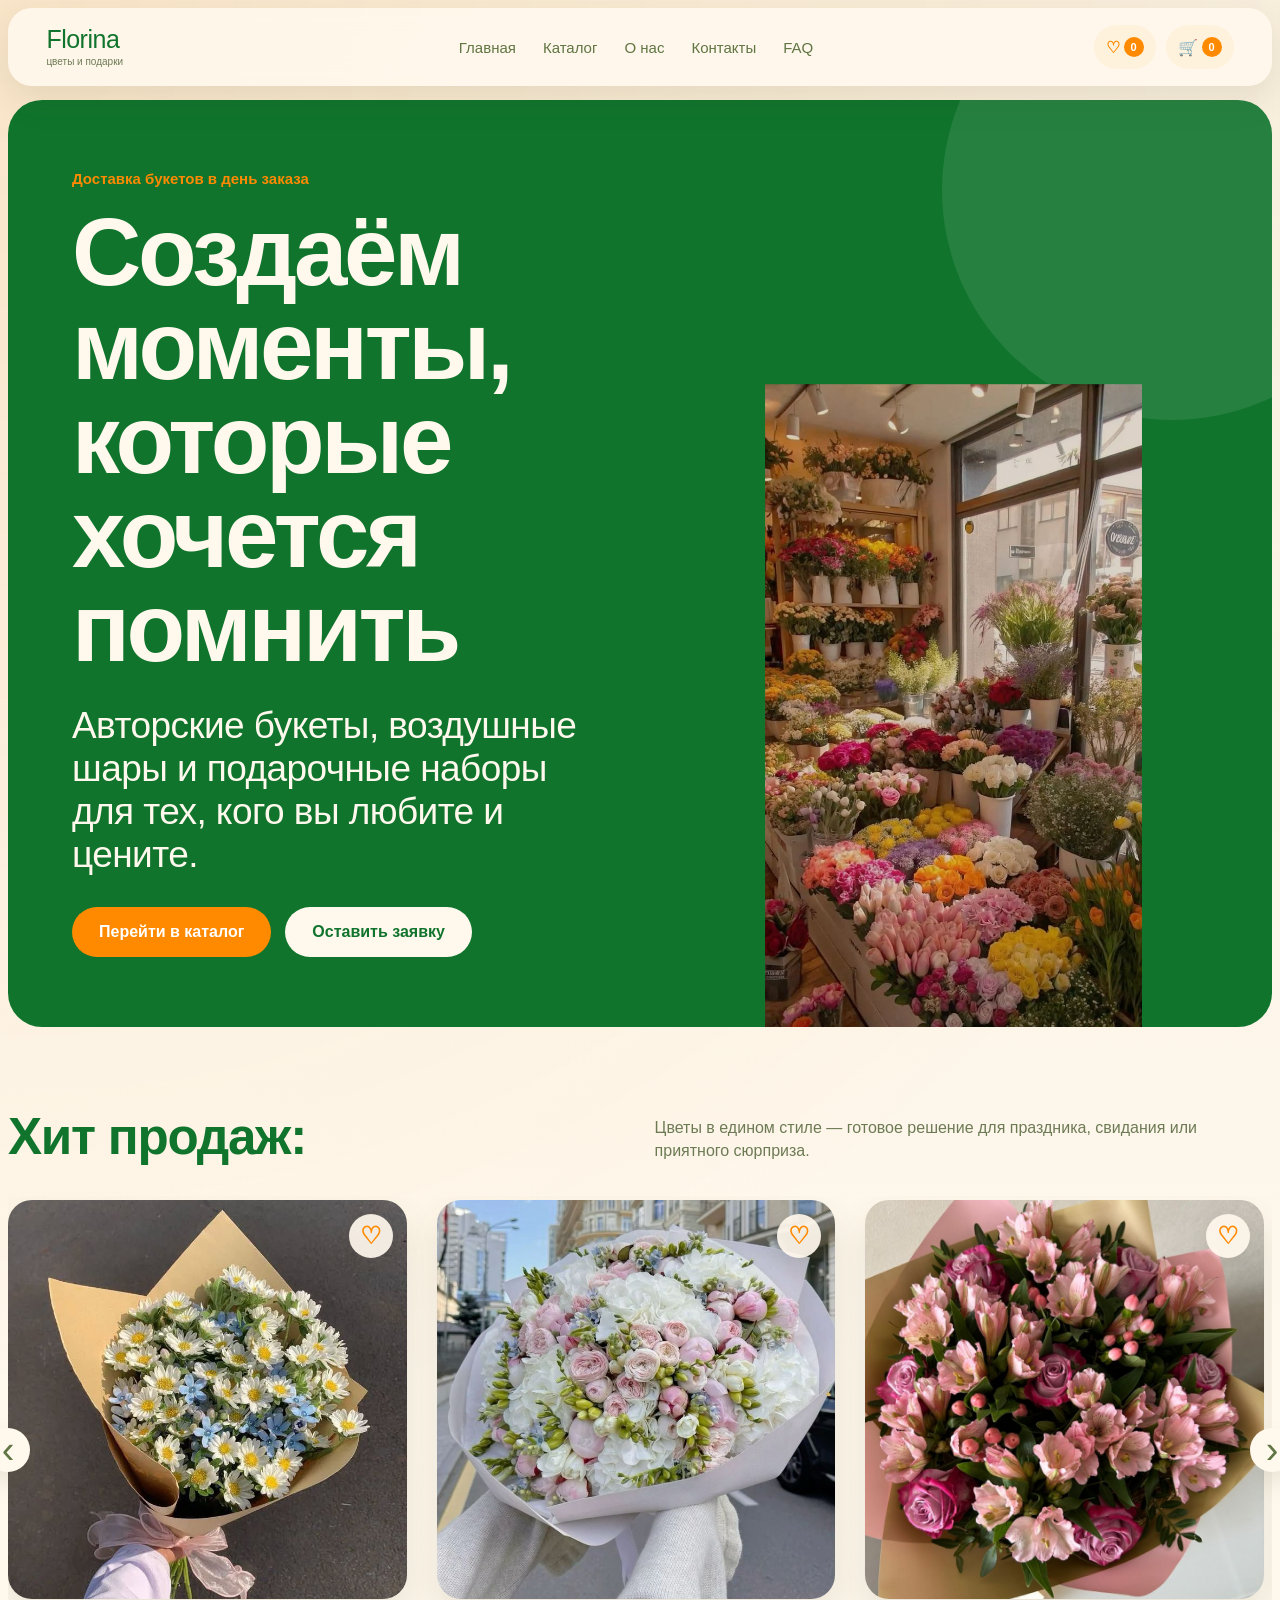
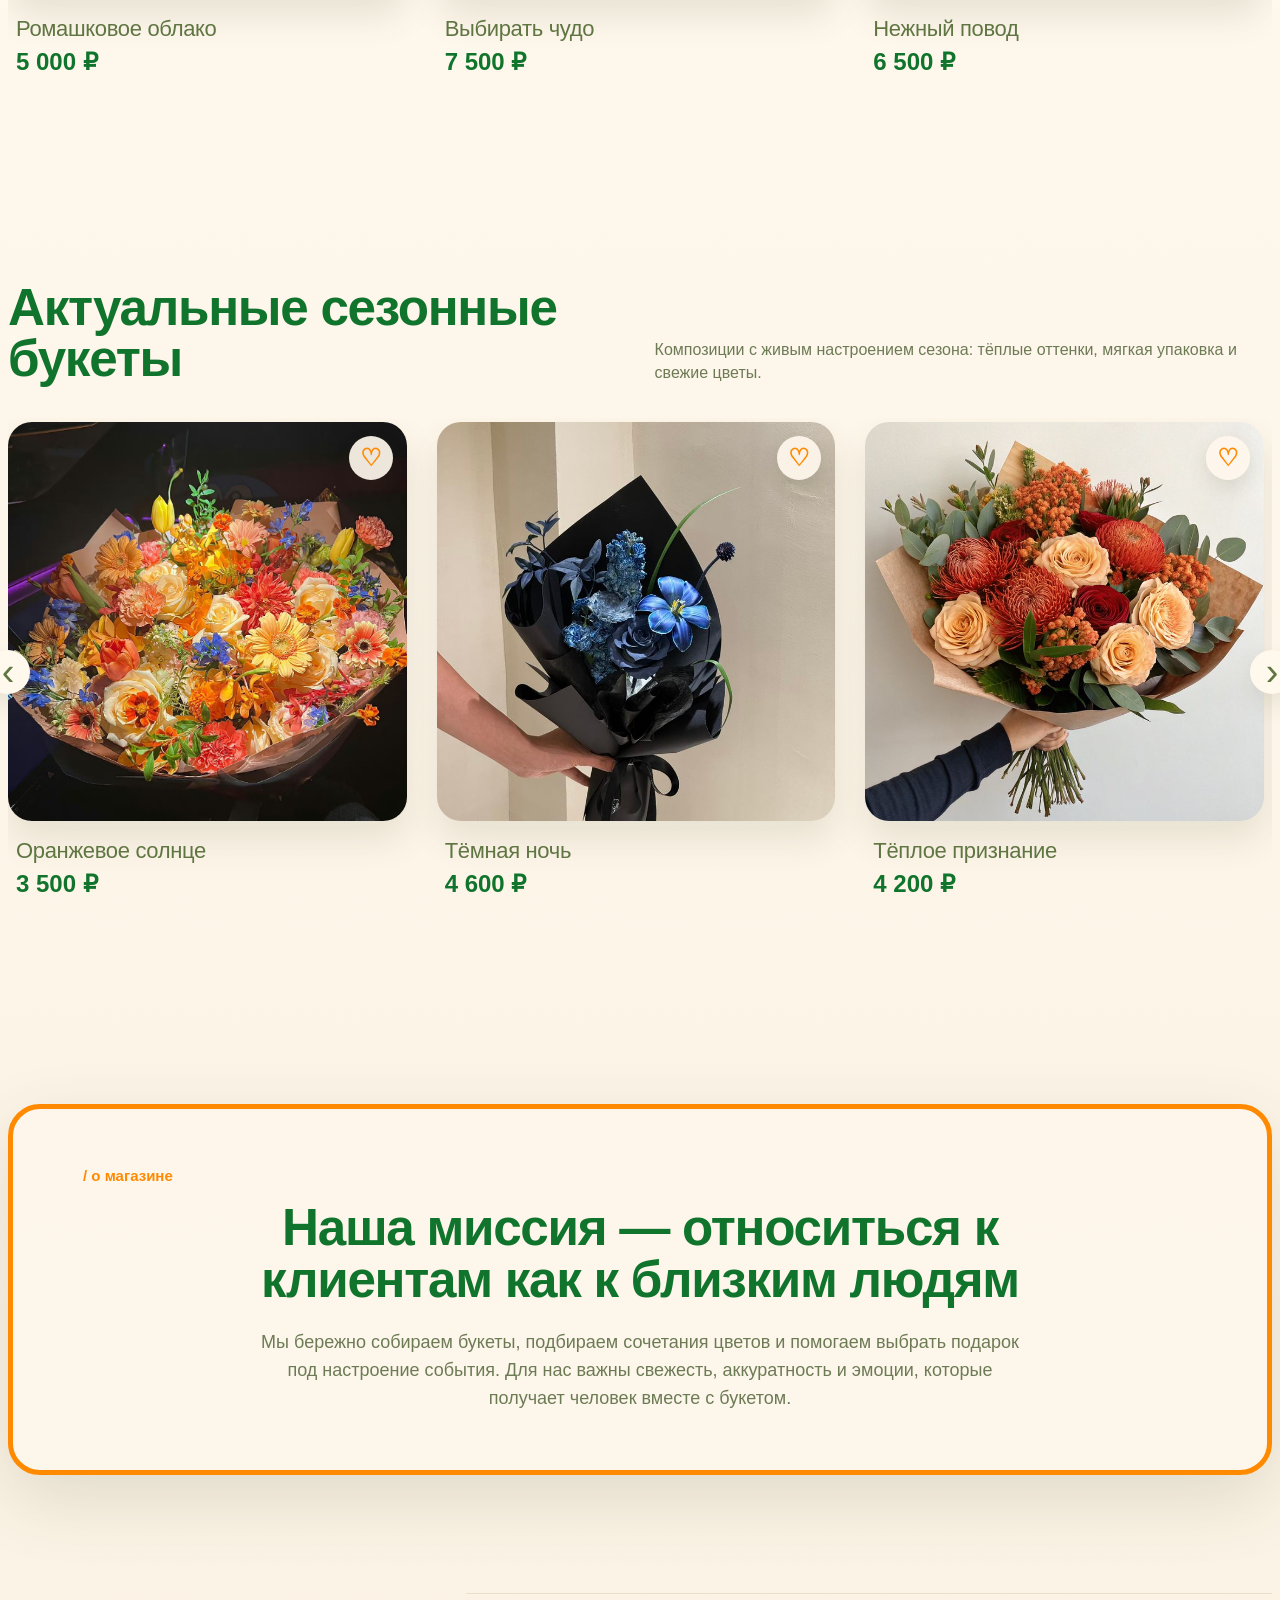
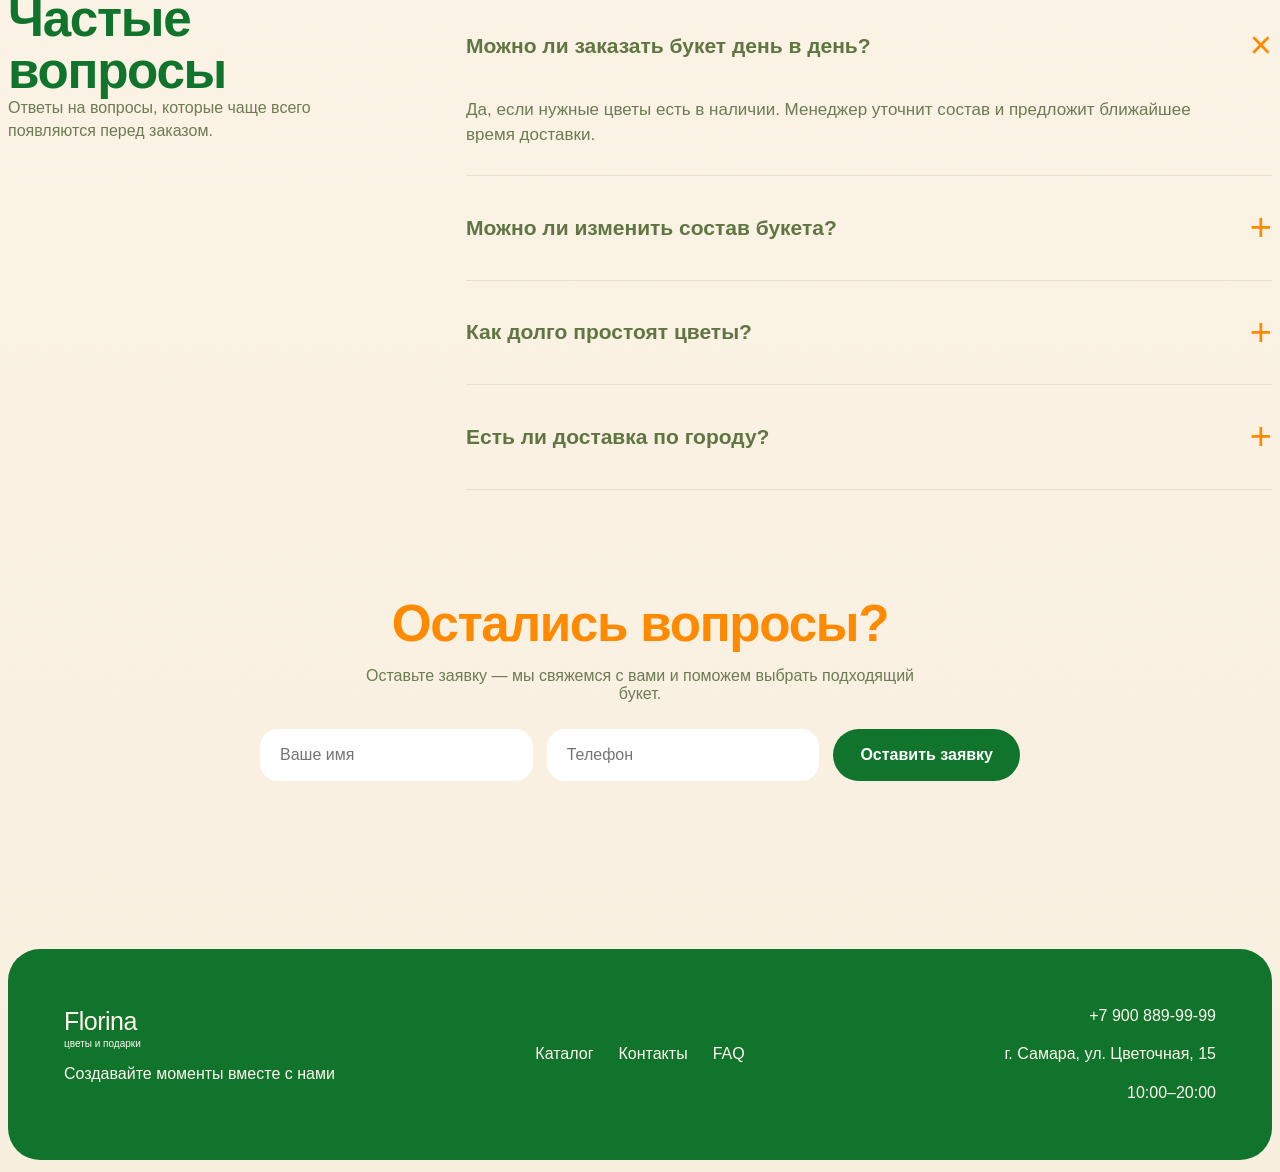
<file: flower/flower-shop/index.html>
<!DOCTYPE html>
<html lang="ru">
<head>
  <meta charset="UTF-8" />
  <meta name="viewport" content="width=device-width, initial-scale=1.0" />
  <title>Florina — цветочный магазин</title>
  <link rel="stylesheet" href="css/style.css" />
</head>
<body>
  <header class="header">
    <div class="container header__inner">
      <a href="index.html" class="logo">
        <span class="logo__main">Florina</span>
        <span class="logo__sub">цветы и подарки</span>
      </a>

      <nav class="nav" id="nav">
        <a href="index.html">Главная</a>
        <a href="catalog.html">Каталог</a>
        <a href="#about">О нас</a>
        <a href="contacts.html">Контакты</a>
        <a href="#faq">FAQ</a>
      </nav>

      <div class="header__actions">
        <button class="icon-btn" id="favoriteBtn" aria-label="Избранное">♡ <span id="favoriteCount">0</span></button>
        <a class="icon-btn" href="cart.html" aria-label="Корзина">🛒 <span id="cartCount">0</span></a>
        <button class="burger" id="burger" aria-label="Открыть меню">
          <span></span><span></span><span></span>
        </button>
      </div>
    </div>
  </header>

  <main>
    <section class="hero container">
      <div class="hero__content">
        <p class="eyebrow">Доставка букетов в день заказа</p>
        <h1>Создаём моменты, которые хочется помнить</h1>
        <p class="hero__text">Авторские букеты, воздушные шары и подарочные наборы для тех, кого вы любите и цените.</p>
        <div class="hero__buttons">
          <a class="btn btn--orange" href="catalog.html">Перейти в каталог</a>
          <a class="btn btn--light" href="#callback">Оставить заявку</a>
        </div>
      </div>
      <div class="hero__image">
        <img src="images/68439c910bf6532aedd9f63595811c65 (1).jpg" alt="Букет с цветами и шарами" />
      </div>
    </section>

    <section class="section container">
      <div class="section__head">
        <h2>Хит продаж:</h2>
        <p>Цветы в едином стиле — готовое решение для праздника, свидания или приятного сюрприза.</p>
      </div>

      <div class="slider" data-slider="combo">
        <button class="slider__arrow slider__arrow--left" data-prev>‹</button>
        <div class="products" data-track>
                    <article class="product-card" data-id="1" data-title="Ромашковое облако" data-price="5000">
            <button class="like" data-like>♡</button>
            <img src="images/Ромашковое облако.jpeg" alt="Ромашковое облако" />
            <h3>Ромашковое облако</h3>
            <p class="price">5 000 ₽</p>
            <button class="card-btn" data-add>В корзину</button>
          </article>

          <article class="product-card" data-id="2" data-title="Выбирать чудо" data-price="7500">
            <button class="like" data-like>♡</button>
            <img src="images/Выбирать чудо.jpg" alt="Выбирать чудо" />
            <h3>Выбирать чудо</h3>
            <p class="price">7 500 ₽</p>
            <button class="card-btn" data-add>В корзину</button>
          </article>

          <article class="product-card" data-id="3" data-title="Нежный повод" data-price="6500">
            <button class="like" data-like>♡</button>
            <img src="images/Нежный повод.jpg" alt="Нежный повод" />
            <h3>Нежный повод</h3>
            <p class="price">6 500 ₽</p>
            <button class="card-btn" data-add>В корзину</button>
          </article>

          <article class="product-card" data-id="9" data-title="Персиковый комплимент" data-price="5900">
            <button class="like" data-like>♡</button>
            <img src="images/Персиковый комплект.jpg" alt="Персиковый комплимент" />
            <h3>Персиковый комплимент</h3>
            <p class="price">5 900 ₽</p>
            <button class="card-btn" data-add>В корзину</button>
          </article>

          <article class="product-card" data-id="11" data-title="Лавандовый вечер" data-price="6900">
            <button class="like" data-like>♡</button>
            <img src="images/Лавандовыйbbc0be63ef5833856587eec7d766c3f6.jpg" alt="Лавандовый вечер" />
            <h3>Лавандовый вечер</h3>
            <p class="price">6 900 ₽</p>
            <button class="card-btn" data-add>В корзину</button>
          </article>

          <article class="product-card" data-id="12" data-title="Кремовая нежность" data-price="6200">
            <button class="like" data-like>♡</button>
            <img src="images/Кремовый.jpg" alt="Кремовая нежность" />
            <h3>Кремовая нежность</h3>
            <p class="price">6 200 ₽</p>
            <button class="card-btn" data-add>В корзину</button>
          </article>
        </div>
        <button class="slider__arrow slider__arrow--right" data-next>›</button>
      </div>
    </section>

    <section class="section container">
      <div class="section__head">
        <h2>Актуальные сезонные букеты</h2>
        <p>Композиции с живым настроением сезона: тёплые оттенки, мягкая упаковка и свежие цветы.</p>
      </div>

      <div class="slider" data-slider="season">
        <button class="slider__arrow slider__arrow--left" data-prev>‹</button>
        <div class="products products--grid" data-track>
          <article class="product-card" data-id="4" data-title="Оранжевое солнце" data-price="3500">
            <button class="like" data-like>♡</button>
            <img src="images/Оранжевое солнце.jpg" alt="Оранжевое солнце" />
            <h3>Оранжевое солнце</h3>
            <p class="price">3 500 ₽</p>
            <button class="card-btn" data-add>В корзину</button>
          </article>

          <article class="product-card" data-id="5" data-title="Тёмная ночь" data-price="4600">
            <button class="like" data-like>♡</button>
            <img src="images/Тёмная ночь.jpg" alt="Тёмная ночь" />
            <h3>Тёмная ночь</h3>
            <p class="price">4 600 ₽</p>
            <button class="card-btn" data-add>В корзину</button>
          </article>

          <article class="product-card" data-id="6" data-title="Тёплое признание" data-price="4200">
            <button class="like" data-like>♡</button>
            <img src="images/Тёплое признание.jpg" alt="Тёплое признание" />
            <h3>Тёплое признание</h3>
            <p class="price">4 200 ₽</p>
            <button class="card-btn" data-add>В корзину</button>
          </article>

          <article class="product-card" data-id="10" data-title="Утренний свет" data-price="3900">
            <button class="like" data-like>♡</button>
            <img src="images/Утренний свет.jpg" alt="Утренний свет" />
            <h3>Утренний свет</h3>
            <p class="price">3 900 ₽</p>
            <button class="card-btn" data-add>В корзину</button>
          </article>

          <article class="product-card" data-id="13" data-title="Солнечный акцент" data-price="3700">
            <button class="like" data-like>♡</button>
            <img src="images/Солнечный.jpg" alt="Солнечный акцент" />
            <h3>Солнечный акцент</h3>
            <p class="price">3 700 ₽</p>
            <button class="card-btn" data-add>В корзину</button>
          </article>

          <article class="product-card" data-id="14" data-title="Вечерний букет" data-price="4800">
            <button class="like" data-like>♡</button>
            <img src="images/Вечерний.jpg" alt="Вечерний букет" />
            <h3>Вечерний букет</h3>
            <p class="price">4 800 ₽</p>
            <button class="card-btn" data-add>В корзину</button>
          </article>

          <article class="product-card" data-id="15" data-title="Тёплая классика" data-price="4400">
            <button class="like" data-like>♡</button>
            <img src="images/Теплый.jpg" alt="Тёплая классика" />
            <h3>Тёплая классика</h3>
            <p class="price">4 400 ₽</p>
            <button class="card-btn" data-add>В корзину</button>
          </article>
        </div>
        <button class="slider__arrow slider__arrow--right" data-next>›</button>
      </div>
    </section>

    <section class="about container" id="about">
      <div class="about__card">
        <p class="eyebrow">/ о магазине</p>
        <h2>Наша миссия — относиться к клиентам как к близким людям</h2>
        <p>Мы бережно собираем букеты, подбираем сочетания цветов и помогаем выбрать подарок под настроение события. Для нас важны свежесть, аккуратность и эмоции, которые получает человек вместе с букетом.</p>
      </div>
    </section>

    <section class="section section--split container" id="faq">
      <div>
        <h2>Частые вопросы</h2>
        <p class="muted">Ответы на вопросы, которые чаще всего появляются перед заказом.</p>
      </div>

      <div class="faq">
        <div class="faq__item active">
          <button class="faq__question">Можно ли заказать букет день в день?<span>×</span></button>
          <div class="faq__answer">Да, если нужные цветы есть в наличии. Менеджер уточнит состав и предложит ближайшее время доставки.</div>
        </div>

        <div class="faq__item">
          <button class="faq__question">Можно ли изменить состав букета?<span>+</span></button>
          <div class="faq__answer">Да. Мы можем заменить оттенки, упаковку или отдельные цветы с учётом бюджета и повода.</div>
        </div>

        <div class="faq__item">
          <button class="faq__question">Как долго простоят цветы?<span>+</span></button>
          <div class="faq__answer">В среднем от 5 до 10 дней. Срок зависит от сорта цветов, температуры и ухода.</div>
        </div>

        <div class="faq__item">
          <button class="faq__question">Есть ли доставка по городу?<span>+</span></button>
          <div class="faq__answer">Да, доставка работает ежедневно. Стоимость зависит от района и времени доставки.</div>
        </div>
      </div>
    </section>

    <section class="callback container" id="callback">
      <h2>Остались вопросы?</h2>
      <p>Оставьте заявку — мы свяжемся с вами и поможем выбрать подходящий букет.</p>

      <form class="form" id="callbackForm">
        <input type="text" name="name" placeholder="Ваше имя" required />
        <input type="tel" name="phone" placeholder="Телефон" required />
        <button class="btn btn--green" type="submit">Оставить заявку</button>
      </form>
      <p class="form-message" id="formMessage"></p>
    </section>
  </main>

  <footer class="footer">
    <div class="container footer__inner">
      <div>
        <a href="index.html" class="logo logo--footer">
          <span class="logo__main">Florina</span>
          <span class="logo__sub">цветы и подарки</span>
        </a>
        <p>Создавайте моменты вместе с нами</p>
      </div>

      <nav class="footer__nav">
        <a href="catalog.html">Каталог</a>
        <a href="contacts.html">Контакты</a>
        <a href="#faq">FAQ</a>
      </nav>

      <div class="footer__contacts">
        <p>+7 900 889-99-99</p>
        <p>г. Самара, ул. Цветочная, 15</p>
        <p>10:00–20:00</p>
      </div>
    </div>
  </footer>

  <script src="js/script.js"></script>
</body>
</html>
</file>
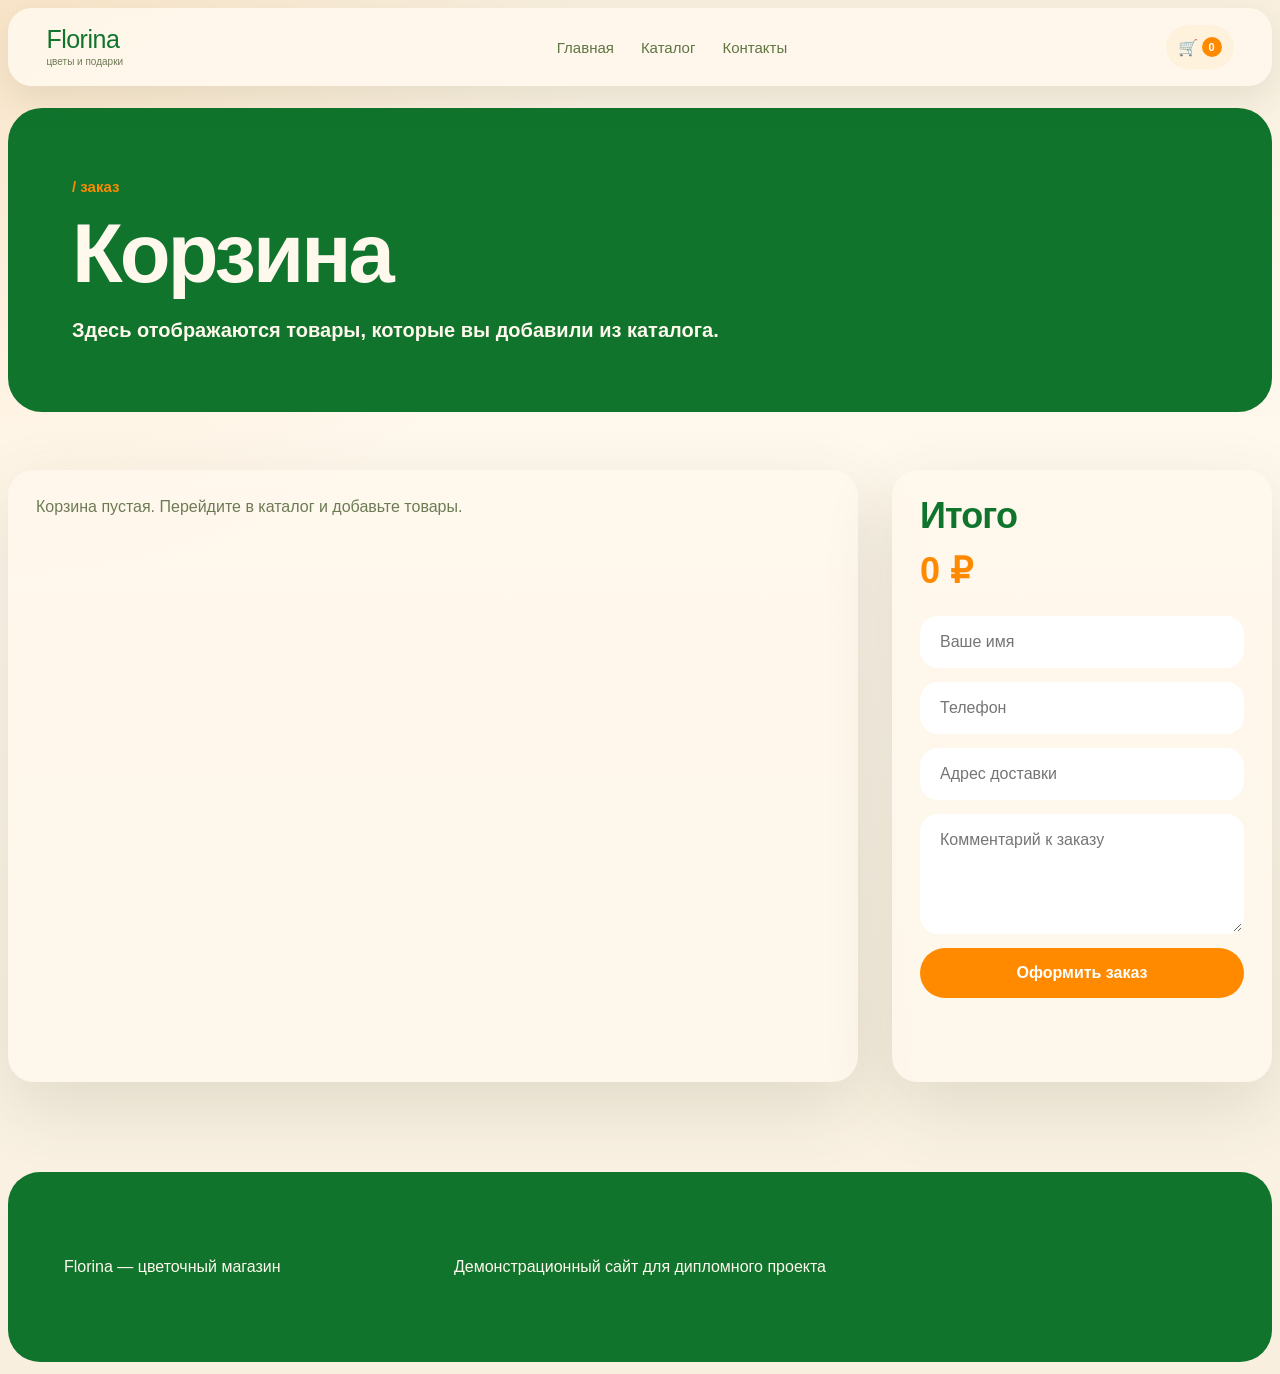
<file: flower/flower-shop/cart.html>
<!DOCTYPE html>
<html lang="ru">
<head>
  <meta charset="UTF-8" />
  <meta name="viewport" content="width=device-width, initial-scale=1.0" />
  <title>Корзина — Florina</title>
  <link rel="stylesheet" href="css/style.css" />
</head>
<body>
  <header class="header">
    <div class="container header__inner">
      <a href="index.html" class="logo">
        <span class="logo__main">Florina</span>
        <span class="logo__sub">цветы и подарки</span>
      </a>
      <nav class="nav" id="nav">
        <a href="index.html">Главная</a>
        <a href="catalog.html">Каталог</a>
        <a href="contacts.html">Контакты</a>
      </nav>
      <div class="header__actions">
        <a class="icon-btn" href="cart.html">🛒 <span id="cartCount">0</span></a>
        <button class="burger" id="burger" aria-label="Открыть меню"><span></span><span></span><span></span></button>
      </div>
    </div>
  </header>

  <main>
    <section class="page-hero container">
      <p class="eyebrow">/ заказ</p>
      <h1>Корзина</h1>
      <p>Здесь отображаются товары, которые вы добавили из каталога.</p>
    </section>

    <section class="cart container">
      <div class="cart__list" id="cartList"></div>

      <aside class="cart__summary">
        <h2>Итого</h2>
        <p class="cart__total" id="cartTotal">0 ₽</p>

        <form class="order-form" id="orderForm">
          <input type="text" name="name" placeholder="Ваше имя" required>
          <input type="tel" name="phone" placeholder="Телефон" required>
          <input type="text" name="address" placeholder="Адрес доставки">
          <textarea name="comment" placeholder="Комментарий к заказу"></textarea>
          <button class="btn btn--orange" type="submit">Оформить заказ</button>
        </form>

        <p class="form-message" id="orderMessage"></p>
      </aside>
    </section>
  </main>

  <footer class="footer">
    <div class="container footer__inner">
      <p>Florina — цветочный магазин</p>
      <p>Демонстрационный сайт для дипломного проекта</p>
    </div>
  </footer>

  <script src="js/script.js"></script>
</body>
</html>
</file>
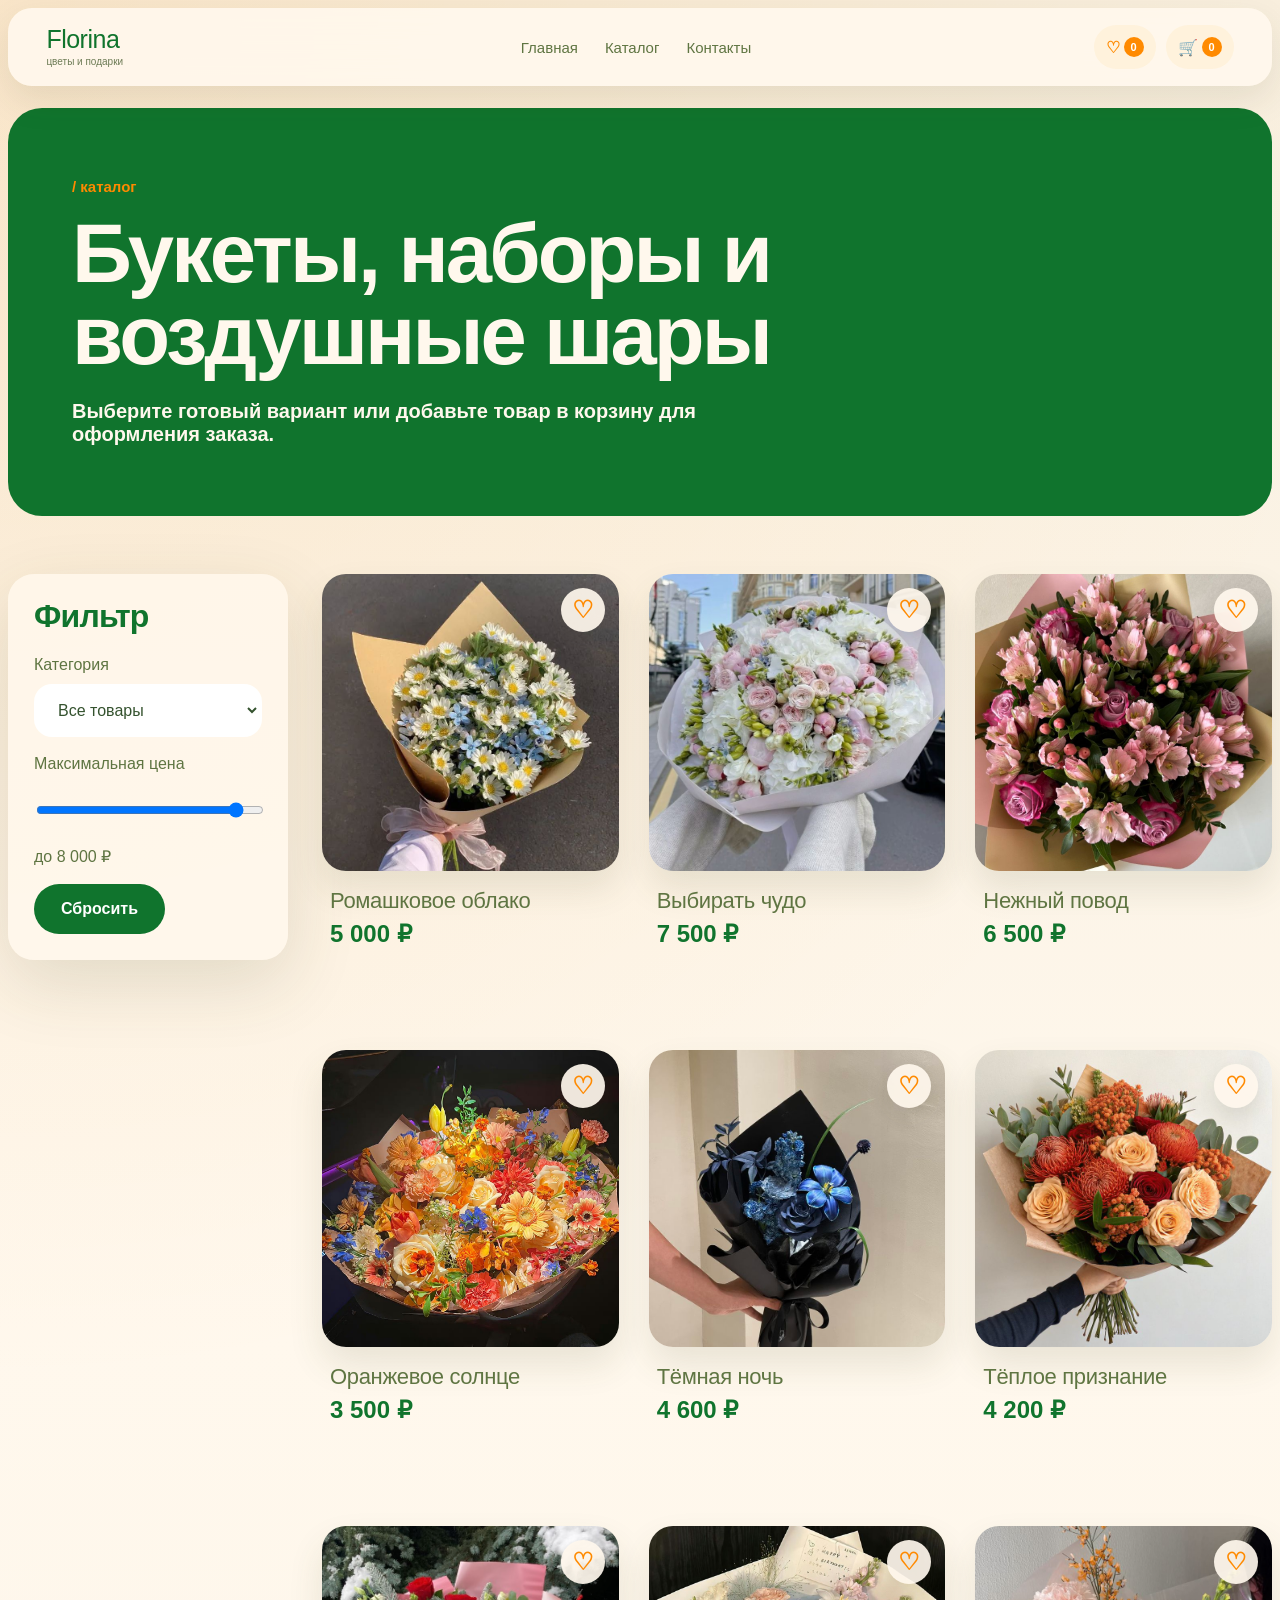
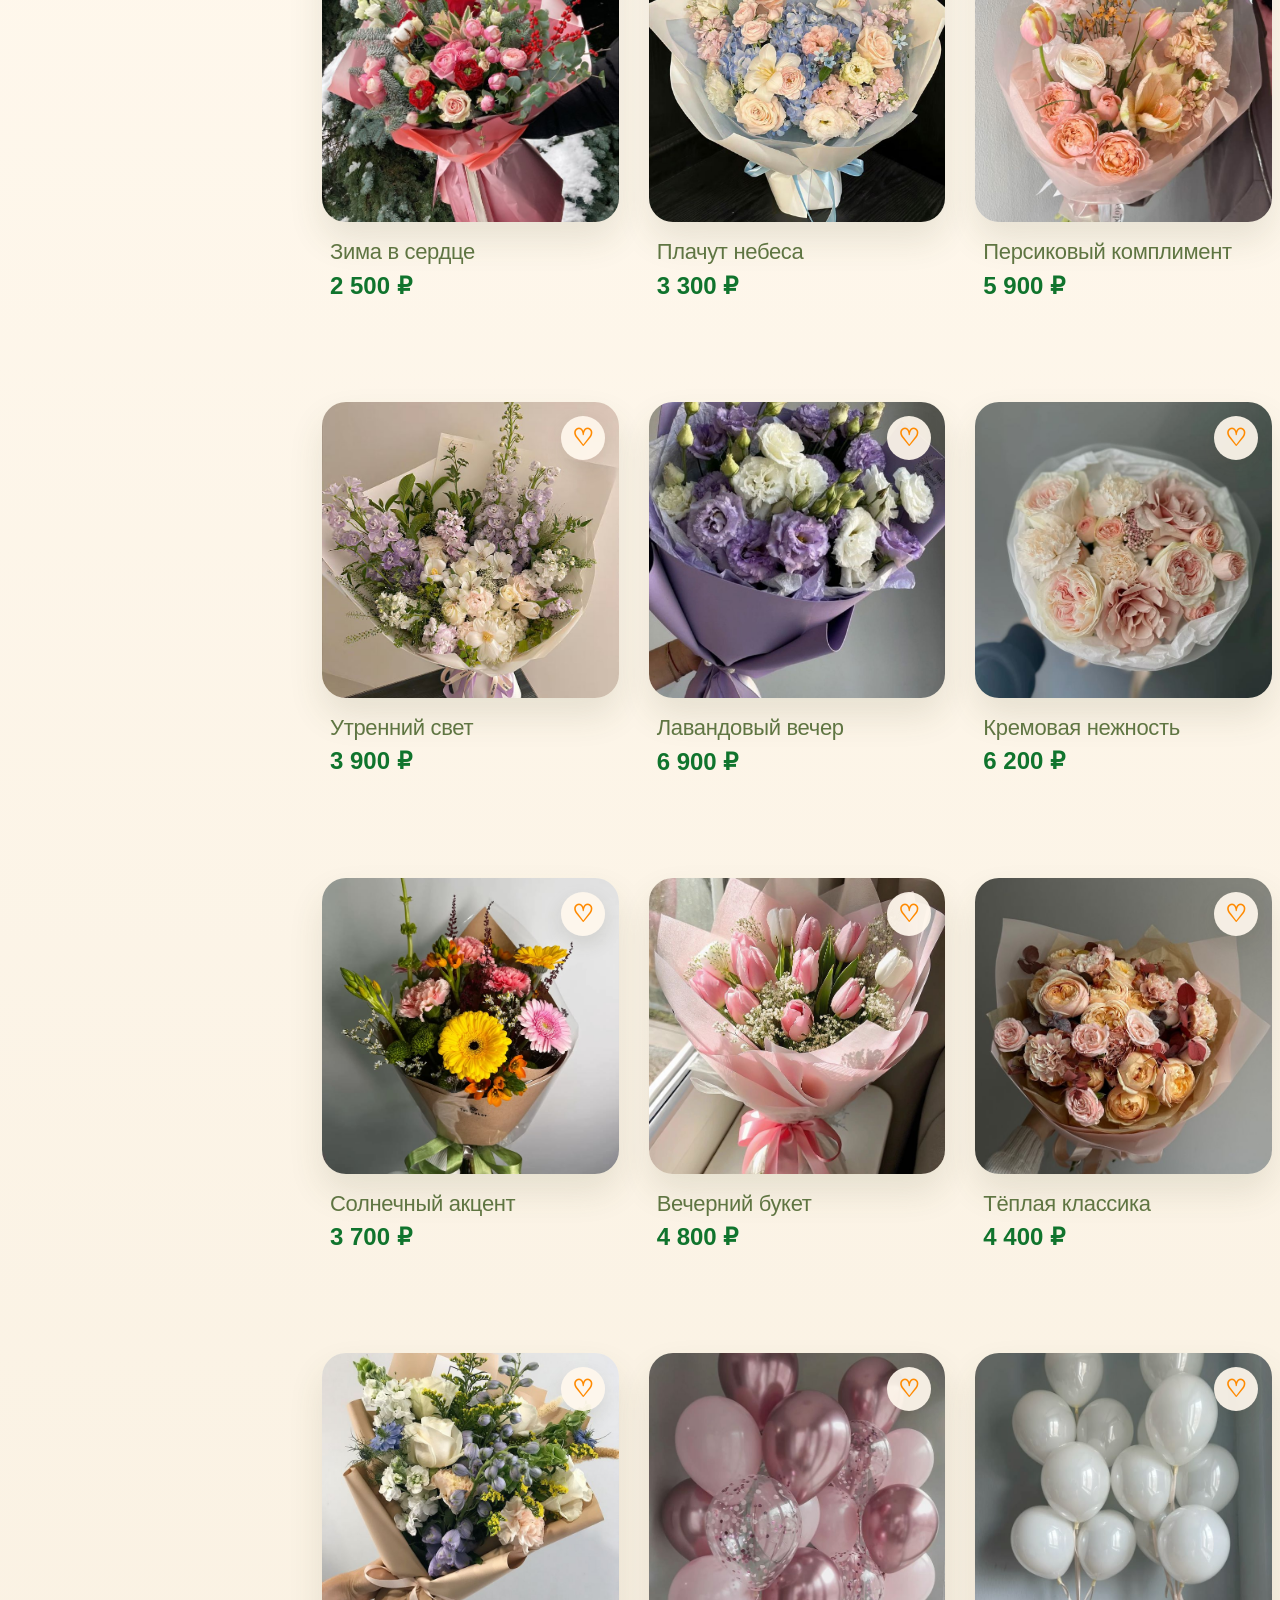
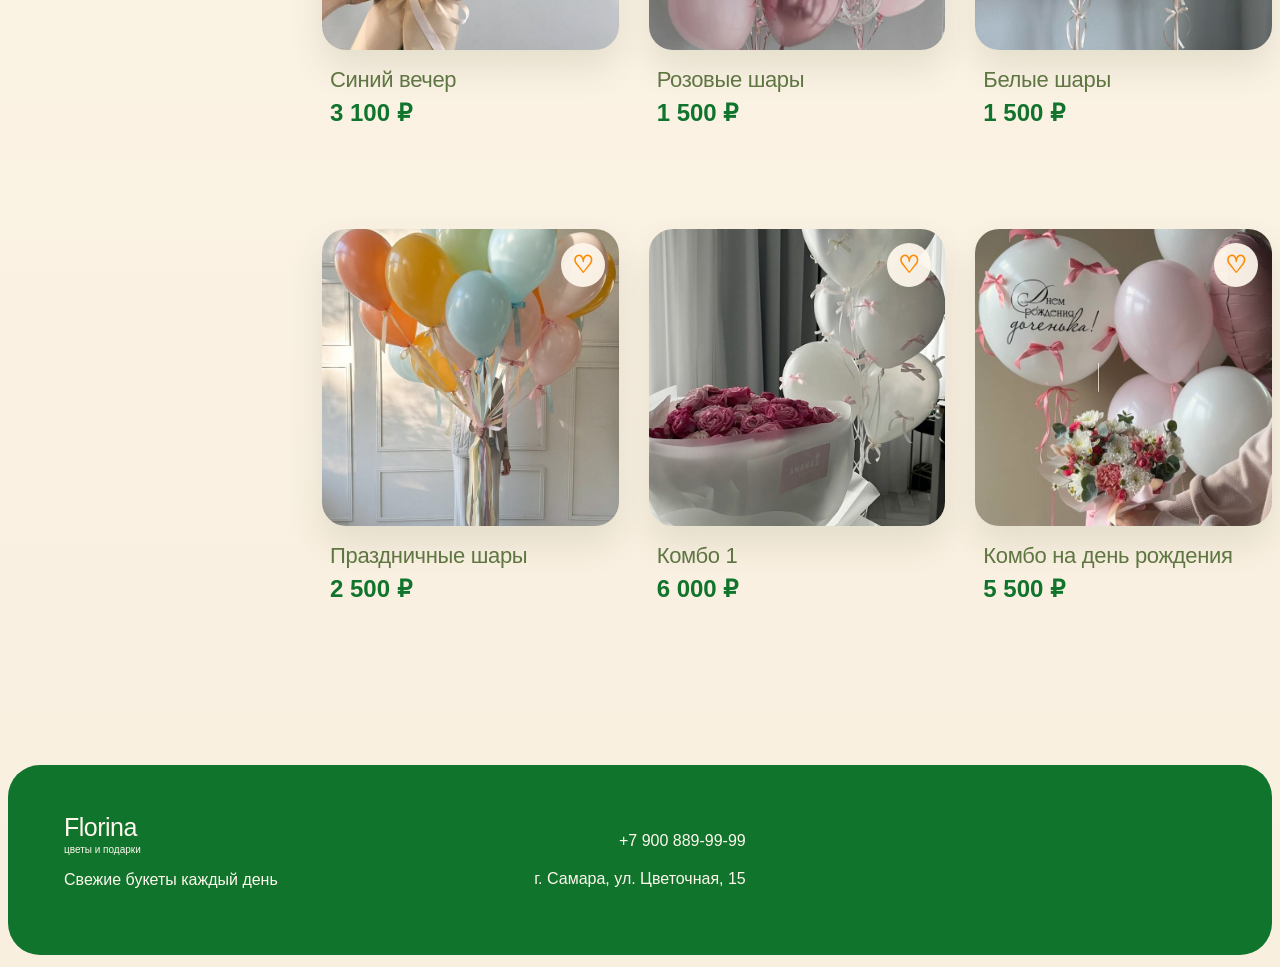
<file: flower/flower-shop/catalog.html>
<!DOCTYPE html>
<html lang="ru">
<head>
  <meta charset="UTF-8" />
  <meta name="viewport" content="width=device-width, initial-scale=1.0" />
  <title>Каталог — Florina</title>
  <link rel="stylesheet" href="css/style.css" />
</head>
<body>
  <header class="header">
    <div class="container header__inner">
      <a href="index.html" class="logo">
        <span class="logo__main">Florina</span>
        <span class="logo__sub">цветы и подарки</span>
      </a>

      <nav class="nav" id="nav">
        <a href="index.html">Главная</a>
        <a href="catalog.html">Каталог</a>
        <a href="contacts.html">Контакты</a>
      </nav>

      <div class="header__actions">
        <button class="icon-btn" aria-label="Избранное">♡ <span id="favoriteCount">0</span></button>
        <a class="icon-btn" href="cart.html">🛒 <span id="cartCount">0</span></a>
        <button class="burger" id="burger" aria-label="Открыть меню"><span></span><span></span><span></span></button>
      </div>
    </div>
  </header>

  <main>
    <section class="page-hero container">
      <p class="eyebrow">/ каталог</p>
      <h1>Букеты, наборы и воздушные шары</h1>
      <p>Выберите готовый вариант или добавьте товар в корзину для оформления заказа.</p>
    </section>

    <section class="catalog container">
      <aside class="filters">
        <h2>Фильтр</h2>
        <label>
          Категория
          <select id="categoryFilter">
            <option value="all">Все товары</option>
            <option value="combo">Комбо-наборы</option>
            <option value="flowers">Букеты</option>
            <option value="balloons">Шары</option>
          </select>
        </label>

        <label>
          Максимальная цена
          <input type="range" id="priceFilter" min="2000" max="8000" step="500" value="8000">
          <span id="priceValue">до 8 000 ₽</span>
        </label>

        <button class="btn btn--green" id="resetFilters" type="button">Сбросить</button>
      </aside>

      <div class="catalog__grid" id="catalogGrid">
                  <article class="product-card" data-category="flowers" data-id="1" data-title="Ромашковое облако" data-price="5000">
            <button class="like" data-like>♡</button>
            <img src="images/Ромашковое облако.jpeg" alt="Ромашковое облако" />
            <h3>Ромашковое облако</h3>
            <p class="price">5 000 ₽</p>
            <button class="card-btn" data-add>В корзину</button>
          </article>

          <article class="product-card" data-category="flowers" data-id="2" data-title="Выбирать чудо" data-price="7500">
            <button class="like" data-like>♡</button>
            <img src="images/Выбирать чудо.jpg" alt="Выбирать чудо" />
            <h3>Выбирать чудо</h3>
            <p class="price">7 500 ₽</p>
            <button class="card-btn" data-add>В корзину</button>
          </article>

          <article class="product-card" data-category="flowers" data-id="3" data-title="Нежный повод" data-price="6500">
            <button class="like" data-like>♡</button>
            <img src="images/Нежный повод.jpg" alt="Нежный повод" />
            <h3>Нежный повод</h3>
            <p class="price">6 500 ₽</p>
            <button class="card-btn" data-add>В корзину</button>
          </article>

          <article class="product-card" data-category="flowers" data-id="4" data-title="Оранжевое солнце" data-price="3500">
            <button class="like" data-like>♡</button>
            <img src="images/Оранжевое солнце.jpg" alt="Оранжевое солнце" />
            <h3>Оранжевое солнце</h3>
            <p class="price">3 500 ₽</p>
            <button class="card-btn" data-add>В корзину</button>
          </article>

          <article class="product-card" data-category="flowers" data-id="5" data-title="Тёмная ночь" data-price="4600">
            <button class="like" data-like>♡</button>
            <img src="images/Тёмная ночь.jpg" alt="Тёмная ночь" />
            <h3>Тёмная ночь</h3>
            <p class="price">4 600 ₽</p>
            <button class="card-btn" data-add>В корзину</button>
          </article>

          <article class="product-card" data-category="flowers" data-id="6" data-title="Тёплое признание" data-price="4200">
            <button class="like" data-like>♡</button>
            <img src="images/Тёплое признание.jpg" alt="Тёплое признание" />
            <h3>Тёплое признание</h3>
            <p class="price">4 200 ₽</p>
            <button class="card-btn" data-add>В корзину</button>
          </article>

          <article class="product-card" data-category="flowers" data-id="7" data-title="Зима в сердце" data-price="2500">
            <button class="like" data-like>♡</button>
            <img src="images/Зима в сердце.jpg" alt="Зима в сердце" />
            <h3>Зима в сердце</h3>
            <p class="price">2 500 ₽</p>
            <button class="card-btn" data-add>В корзину</button>
          </article>

          <article class="product-card" data-category="flowers" data-id="8" data-title="Плачут небеса" data-price="3300">
            <button class="like" data-like>♡</button>
            <img src="images/Плачут небеса.jpg" alt="Плачут небеса" />
            <h3>Плачут небеса</h3>
            <p class="price">3 300 ₽</p>
            <button class="card-btn" data-add>В корзину</button>
          </article>

          <article class="product-card" data-category="flowers" data-id="9" data-title="Персиковый комплимент" data-price="5900">
            <button class="like" data-like>♡</button>
            <img src="images/Персиковый комплект.jpg" alt="Персиковый комплимент" />
            <h3>Персиковый комплимент</h3>
            <p class="price">5 900 ₽</p>
            <button class="card-btn" data-add>В корзину</button>
          </article>

          <article class="product-card" data-category="flowers" data-id="10" data-title="Утренний свет" data-price="3900">
            <button class="like" data-like>♡</button>
            <img src="images/Утренний свет.jpg" alt="Утренний свет" />
            <h3>Утренний свет</h3>
            <p class="price">3 900 ₽</p>
            <button class="card-btn" data-add>В корзину</button>
          </article>

          <article class="product-card" data-category="flowers" data-id="11" data-title="Лавандовый вечер" data-price="6900">
            <button class="like" data-like>♡</button>
            <img src="images/Лавандовыйbbc0be63ef5833856587eec7d766c3f6.jpg" alt="Лавандовый вечер" />
            <h3>Лавандовый вечер</h3>
            <p class="price">6 900 ₽</p>
            <button class="card-btn" data-add>В корзину</button>
          </article>

          <article class="product-card" data-category="flowers" data-id="12" data-title="Кремовая нежность" data-price="6200">
            <button class="like" data-like>♡</button>
            <img src="images/Кремовый.jpg" alt="Кремовая нежность" />
            <h3>Кремовая нежность</h3>
            <p class="price">6 200 ₽</p>
            <button class="card-btn" data-add>В корзину</button>
          </article>

          <article class="product-card" data-category="flowers" data-id="13" data-title="Солнечный акцент" data-price="3700">
            <button class="like" data-like>♡</button>
            <img src="images/Солнечный.jpg" alt="Солнечный акцент" />
            <h3>Солнечный акцент</h3>
            <p class="price">3 700 ₽</p>
            <button class="card-btn" data-add>В корзину</button>
          </article>

          <article class="product-card" data-category="flowers" data-id="14" data-title="Вечерний букет" data-price="4800">
            <button class="like" data-like>♡</button>
            <img src="images/Вечерний.jpg" alt="Вечерний букет" />
            <h3>Вечерний букет</h3>
            <p class="price">4 800 ₽</p>
            <button class="card-btn" data-add>В корзину</button>
          </article>

          <article class="product-card" data-category="flowers" data-id="15" data-title="Тёплая классика" data-price="4400">
            <button class="like" data-like>♡</button>
            <img src="images/Теплый.jpg" alt="Тёплая классика" />
            <h3>Тёплая классика</h3>
            <p class="price">4 400 ₽</p>
            <button class="card-btn" data-add>В корзину</button>
          </article>

          <article class="product-card" data-category="flowers" data-id="17" data-title="Синий вечер" data-price="3100">
            <button class="like" data-like>♡</button>
            <img src="images/Синий вечер.jpg" alt="Синий вечер" />
            <h3>Синий вечер</h3>
            <p class="price">3 100 ₽</p>
            <button class="card-btn" data-add>В корзину</button>
          </article>

          <article class="product-card" data-category="balloons" data-id="17" data-title="Синий вечер" data-price="3100">
            <button class="like" data-like>♡</button>
            <img src="images/Розовые шары.jpg" alt="Синий вечер" />
            <h3>Розовые шары</h3>
            <p class="price">1 500 ₽</p>
            <button class="card-btn" data-add>В корзину</button>
          </article>

          <article class="product-card" data-category="balloons" data-id="17" data-title="Синий вечер" data-price="3100">
            <button class="like" data-like>♡</button>
            <img src="images/Белые шары.jpg" alt="Синий вечер" />
            <h3>Белые шары</h3>
            <p class="price">1 500 ₽</p>
            <button class="card-btn" data-add>В корзину</button>
          </article>

          <article class="product-card" data-category="balloons" data-id="17" data-title="Синий вечер" data-price="3100">
            <button class="like" data-like>♡</button>
            <img src="images/Праздничные Шары.jpg" alt="Синий вечер" />
            <h3>Праздничные шары</h3>
            <p class="price">2 500 ₽</p>
            <button class="card-btn" data-add>В корзину</button>
          </article>

          <article class="product-card" data-category="combo" data-id="17" data-title="Синий вечер" data-price="3100">
            <button class="like" data-like>♡</button>
            <img src="images/Комбо 1.jpg" alt="Синий вечер" />
            <h3>Комбо 1</h3>
            <p class="price">6 000 ₽</p>
            <button class="card-btn" data-add>В корзину</button>
          </article>

          <article class="product-card" data-category="combo" data-id="17" data-title="Синий вечер" data-price="3100">
            <button class="like" data-like>♡</button>
            <img src="images/Комбо день рождения.jpg" alt="Синий вечер" />
            <h3>Комбо на день рождения</h3>
            <p class="price">5 500 ₽</p>
            <button class="card-btn" data-add>В корзину</button>
          </article>
      </div>
    </section>
  </main>

  <footer class="footer">
    <div class="container footer__inner">
      <div>
        <a href="index.html" class="logo logo--footer">
          <span class="logo__main">Florina</span>
          <span class="logo__sub">цветы и подарки</span>
        </a>
        <p>Свежие букеты каждый день</p>
      </div>
      <div class="footer__contacts">
        <p>+7 900 889-99-99</p>
        <p>г. Самара, ул. Цветочная, 15</p>
      </div>
    </div>
  </footer>

  <script src="js/script.js"></script>
</body>
</html>
</file>
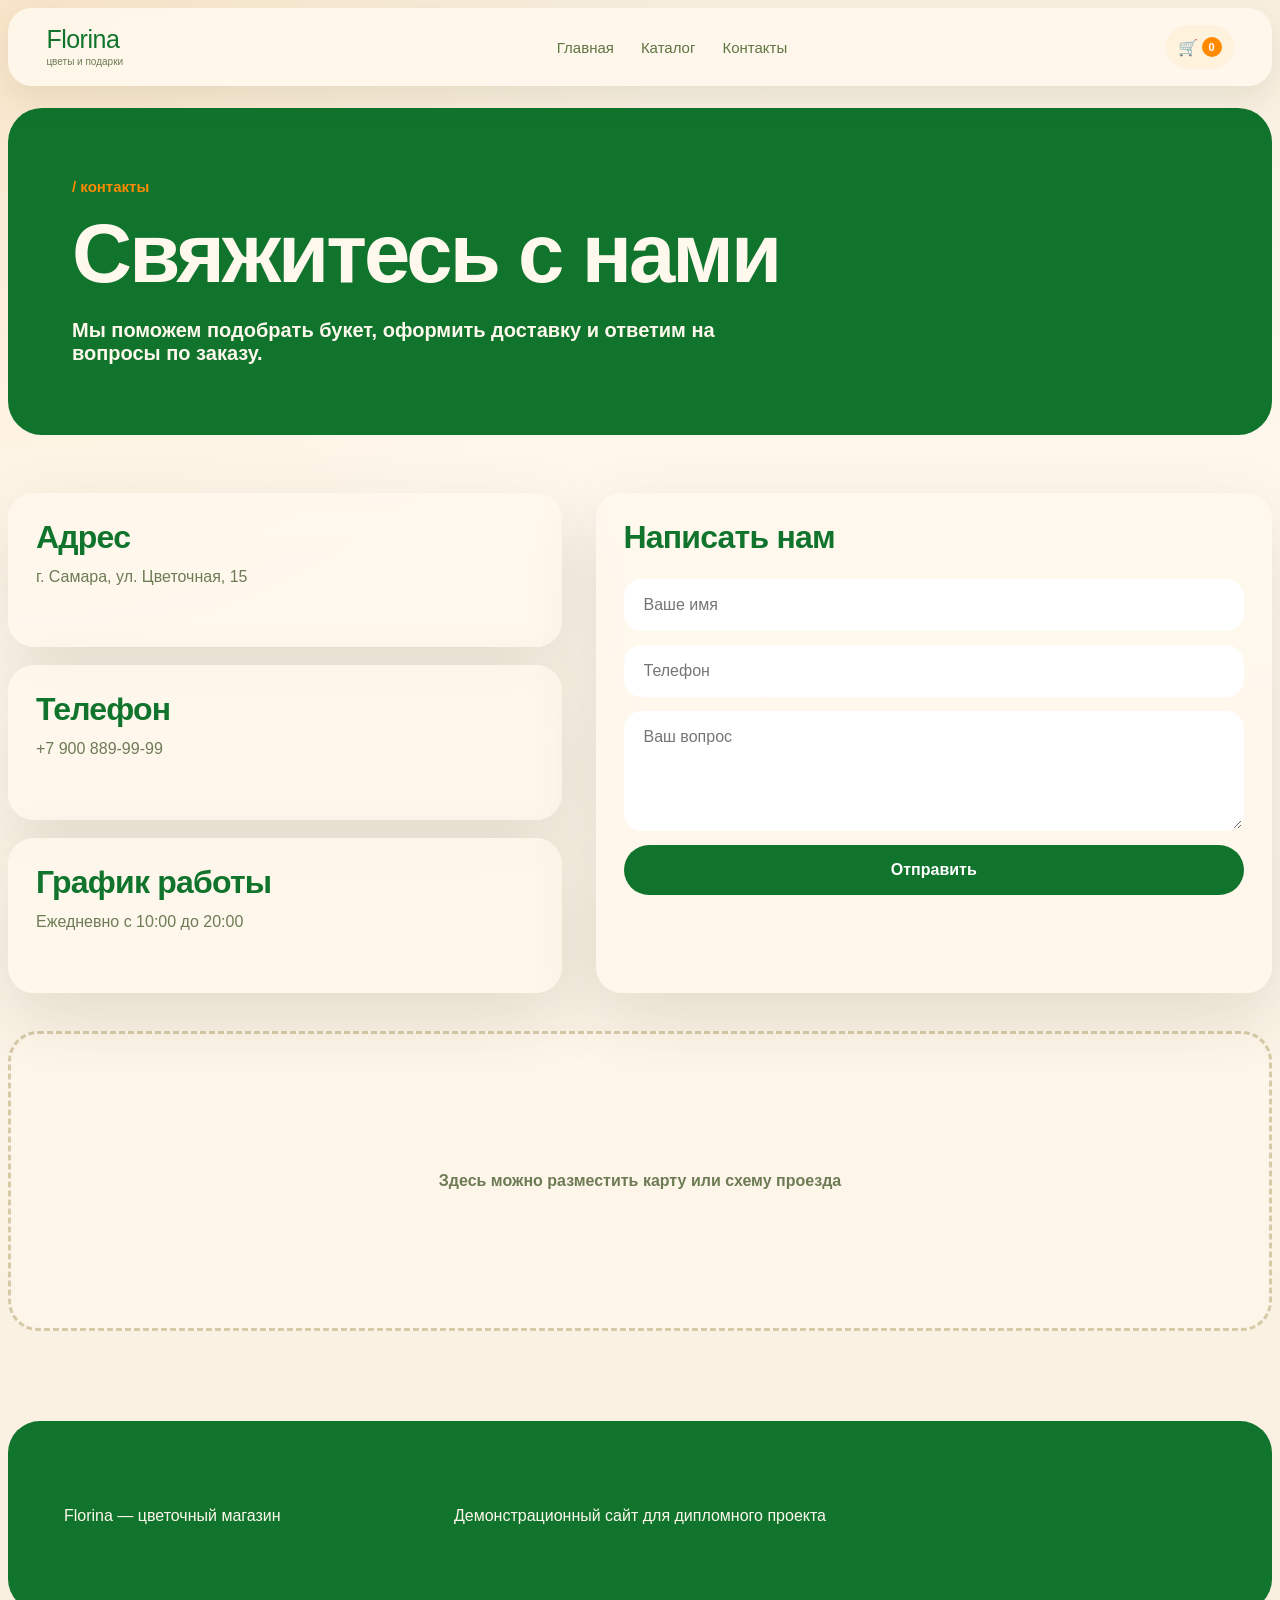
<file: flower/flower-shop/contacts.html>
<!DOCTYPE html>
<html lang="ru">
<head>
  <meta charset="UTF-8" />
  <meta name="viewport" content="width=device-width, initial-scale=1.0" />
  <title>Контакты — Florina</title>
  <link rel="stylesheet" href="css/style.css" />
</head>
<body>
  <header class="header">
    <div class="container header__inner">
      <a href="index.html" class="logo">
        <span class="logo__main">Florina</span>
        <span class="logo__sub">цветы и подарки</span>
      </a>
      <nav class="nav" id="nav">
        <a href="index.html">Главная</a>
        <a href="catalog.html">Каталог</a>
        <a href="contacts.html">Контакты</a>
      </nav>
      <div class="header__actions">
        <a class="icon-btn" href="cart.html">🛒 <span id="cartCount">0</span></a>
        <button class="burger" id="burger" aria-label="Открыть меню"><span></span><span></span><span></span></button>
      </div>
    </div>
  </header>

  <main>
    <section class="page-hero container">
      <p class="eyebrow">/ контакты</p>
      <h1>Свяжитесь с нами</h1>
      <p>Мы поможем подобрать букет, оформить доставку и ответим на вопросы по заказу.</p>
    </section>

    <section class="contacts container">
      <div class="contacts__info">
        <div class="info-card">
          <h2>Адрес</h2>
          <p>г. Самара, ул. Цветочная, 15</p>
        </div>

        <div class="info-card">
          <h2>Телефон</h2>
          <p>+7 900 889-99-99</p>
        </div>

        <div class="info-card">
          <h2>График работы</h2>
          <p>Ежедневно с 10:00 до 20:00</p>
        </div>
      </div>

      <form class="contacts__form" id="contactForm">
        <h2>Написать нам</h2>
        <input type="text" name="name" placeholder="Ваше имя" required>
        <input type="tel" name="phone" placeholder="Телефон" required>
        <textarea name="message" placeholder="Ваш вопрос" required></textarea>
        <button class="btn btn--green" type="submit">Отправить</button>
        <p class="form-message" id="contactMessage"></p>
      </form>
    </section>

    <section class="map container">
      <div class="map__placeholder">
        <p>Здесь можно разместить карту или схему проезда</p>
      </div>
    </section>
  </main>

  <footer class="footer">
    <div class="container footer__inner">
      <p>Florina — цветочный магазин</p>
      <p>Демонстрационный сайт для дипломного проекта</p>
    </div>
  </footer>

  <script src="js/script.js"></script>
</body>
</html>
</file>
<file: flower/flower-shop/css/style.css>
@import url('https://fonts.googleapis.com/css2?family=Montserrat:wght@400;500;600;700;800;900&display=swap');

:root {
  --green: #10742d;
  --green-dark: #0b5c24;
  --green-soft: #5f7542;
  --orange: #ff8a00;
  --orange-dark: #e97600;
  --milk: #fff8ed;
  --cream: #f8efdf;
  --text: #34522e;
  --muted: #6d7b55;
  --white: #ffffff;
  --line: #eadfca;
  --shadow: 0 24px 70px rgba(63, 71, 35, .14);
  --radius: 34px;
}

* {
  box-sizing: border-box;
}

html {
  scroll-behavior: smooth;
}

body {
  margin: 0;
  font-family: "Segoe UI", Arial, sans-serif;
  background:
    radial-gradient(circle at top left, rgba(255, 138, 0, .10), transparent 32%),
    linear-gradient(180deg, var(--cream), var(--milk) 32%, var(--cream));
  color: var(--text);
}

a {
  color: inherit;
  text-decoration: none;
}

button,
input,
textarea,
select {
  font: inherit;
}

button {
  cursor: pointer;
}

img {
  display: block;
  max-width: 100%;
}

.container {
  width: min(1520px, calc(100% - 16px));
  margin: 0 auto;
}

.header {
  position: sticky;
  top: 8px;
  z-index: 50;
  margin: 8px 0 0;
}

.header__inner {
  min-height: 78px;
  display: flex;
  align-items: center;
  justify-content: space-between;
  gap: 22px;
  padding: 14px clamp(18px, 3vw, 42px);
  border-radius: 24px;
  background: rgba(255, 248, 237, .92);
  backdrop-filter: blur(16px);
  box-shadow: 0 14px 35px rgba(54, 65, 27, .10);
}

.logo {
  display: flex;
  flex-direction: column;
  line-height: 1;
  min-width: 132px;
}

.logo__main {
  font-size: 25px;
  font-weight: 500;
  letter-spacing: -.02em;
  color: var(--green);
}

.logo__sub {
  margin-top: 5px;
  font-size: 10px;
  color: var(--muted);
}

.nav {
  display: flex;
  align-items: center;
  gap: 27px;
  color: var(--green-soft);
  font-weight: 500;
  font-size: 15px;
}

.nav a {
  position: relative;
  transition: color .25s ease;
}

.nav a::after {
  content: "";
  position: absolute;
  left: 0;
  bottom: -7px;
  width: 0;
  height: 2px;
  border-radius: 99px;
  background: var(--orange);
  transition: width .25s ease;
}

.nav a:hover {
  color: var(--green);
}

.nav a:hover::after {
  width: 100%;
}

.header__actions {
  display: flex;
  align-items: center;
  gap: 10px;
}

.icon-btn {
  min-width: 44px;
  height: 44px;
  padding: 0 12px;
  border: 0;
  border-radius: 999px;
  background: #fff2dc;
  color: var(--orange);
  display: inline-flex;
  align-items: center;
  justify-content: center;
  gap: 4px;
  font-weight: 600;
}

.icon-btn span {
  min-width: 20px;
  height: 20px;
  display: inline-flex;
  align-items: center;
  justify-content: center;
  background: var(--orange);
  color: white;
  border-radius: 50%;
  font-size: 11px;
}

.burger {
  display: none;
  width: 44px;
  height: 44px;
  border: 0;
  background: var(--green);
  border-radius: 15px;
  padding: 10px;
}

.burger span {
  display: block;
  height: 2px;
  background: white;
  border-radius: 99px;
  margin: 5px 0;
}

.hero {
  margin-top: 14px;
  min-height: calc(100vh - 115px);
  display: grid;
  grid-template-columns: 1.08fr .92fr;
  align-items: center;
  gap: 30px;
  padding: 70px clamp(28px, 5vw, 86px);
  border-radius: var(--radius);
  background: var(--green);
  color: var(--milk);
  overflow: hidden;
  position: relative;
}

.hero::before {
  content: "";
  position: absolute;
  width: 460px;
  height: 460px;
  right: -130px;
  top: -140px;
  background: rgba(255, 255, 255, .09);
  border-radius: 50%;
}

.eyebrow {
  margin: 0 0 18px;
  color: var(--orange);
  font-size: 15px;
  font-weight: 600;
}

.hero h1,
.page-hero h1 {
  margin: 0;
  font-size: clamp(50px, 7.5vw, 104px);
  line-height: .98;
  letter-spacing: -.035em;
  text-transform: none;
}

.hero__text {
  max-width: 520px;
  margin: 30px 0;
  font-size: clamp(22px, 3vw, 37px);
  line-height: 1.16;
  letter-spacing: -.015em;
}

.hero__buttons {
  display: flex;
  gap: 14px;
  flex-wrap: wrap;
}

.btn {
  min-height: 50px;
  padding: 15px 27px;
  border: 0;
  border-radius: 999px;
  display: inline-flex;
  align-items: center;
  justify-content: center;
  font-weight: 600;
  transition: transform .25s ease, background .25s ease, box-shadow .25s ease;
}

.btn:hover {
  transform: translateY(-2px);
  box-shadow: 0 16px 35px rgba(39, 65, 26, .16);
}

.btn--orange {
  background: var(--orange);
  color: white;
}

.btn--orange:hover {
  background: var(--orange-dark);
}

.btn--light {
  background: #fff8ed;
  color: var(--green);
}

.btn--green {
  background: var(--green);
  color: white;
}

.btn--green:hover {
  background: var(--green-dark);
}

.hero__image {
  position: relative;
  z-index: 1;
  align-self: stretch;
  display: flex;
  align-items: flex-end;
}

.hero__image img {
  width: 100%;
  max-height: 510px;
  object-fit: contain;
  transform: translateY(72px) scale(1.08);
}

.section {
  padding: 84px 0 22px;
}

.section__head {
  display: grid;
  grid-template-columns: .95fr 1fr;
  align-items: end;
  gap: 60px;
  margin-bottom: 34px;
}

h2 {
  margin: 0;
  color: var(--green);
  font-size: clamp(34px, 4vw, 52px);
  line-height: 1;
  letter-spacing: -.025em;
}

.section__head p,
.muted {
  margin: 0;
  color: var(--muted);
  font-weight: 500;
  line-height: 1.45;
}

.slider {
  position: relative;
}

.products {
  display: grid;
  grid-template-columns: repeat(3, 1fr);
  gap: 30px;
}

.products--grid {
  grid-template-columns: repeat(3, 1fr);
}

.product-card {
  position: relative;
  padding: 0 0 18px;
  border-radius: 26px;
  color: var(--text);
}

.product-card img {
  width: 100%;
  aspect-ratio: 1 / 1;
  object-fit: cover;
  border-radius: 24px;
  box-shadow: 0 18px 35px rgba(73, 82, 44, .12);
  transition: transform .25s ease;
}

.product-card:hover img {
  transform: translateY(-4px);
}

.product-card h3 {
  margin: 18px 8px 7px;
  font-size: 22px;
  line-height: 1.1;
  letter-spacing: -.015em;
  color: var(--green-soft);
}

.price {
  margin: 0 8px 14px;
  color: var(--green);
  font-size: 24px;
  font-weight: 500;
}

.like {
  position: absolute;
  right: 14px;
  top: 14px;
  z-index: 2;
  width: 44px;
  height: 44px;
  border: 0;
  border-radius: 50%;
  background: rgba(255, 248, 237, .92);
  color: var(--orange);
  font-size: 24px;
  font-weight: 600;
  box-shadow: 0 8px 20px rgba(59, 57, 35, .12);
}

.like.active {
  background: var(--orange);
  color: white;
}

.card-btn {
  margin-left: 8px;
  padding: 11px 18px;
  border: 0;
  border-radius: 999px;
  background: #eaf1dd;
  color: var(--green);
  font-weight: 600;
  opacity: 0;
  transform: translateY(8px);
  transition: .25s ease;
}

.product-card:hover .card-btn {
  opacity: 1;
  transform: translateY(0);
}

.card-btn:hover {
  background: var(--green);
  color: white;
}

.slider__arrow {
  position: absolute;
  top: 40%;
  z-index: 3;
  width: 44px;
  height: 44px;
  border: 0;
  border-radius: 50%;
  background: var(--milk);
  color: var(--green-soft);
  font-size: 38px;
  line-height: 1;
  box-shadow: 0 12px 25px rgba(73, 82, 44, .12);
}

.slider__arrow--left {
  left: -54px;
}

.slider__arrow--right {
  right: -54px;
}

.about {
  padding: 84px 0 34px;
}

.about__card {
  border: 5px solid var(--orange);
  border-radius: 32px;
  padding: 58px 70px;
  background: rgba(255, 248, 237, .68);
  box-shadow: var(--shadow);
}

.about__card h2 {
  max-width: 820px;
  margin: 0 auto 24px;
  text-align: center;
  text-transform: none;
}

.about__card p:last-child {
  max-width: 760px;
  margin: 0 auto;
  text-align: center;
  color: var(--muted);
  font-size: 18px;
  font-weight: 500;
  line-height: 1.55;
}

.section--split {
  display: grid;
  grid-template-columns: .65fr 1.35fr;
  gap: 70px;
  align-items: start;
}

.faq {
  border-top: 1px solid var(--line);
}

.faq__item {
  border-bottom: 1px solid var(--line);
}

.faq__question {
  width: 100%;
  padding: 28px 0;
  border: 0;
  background: transparent;
  color: var(--green-soft);
  display: flex;
  align-items: center;
  justify-content: space-between;
  gap: 16px;
  text-align: left;
  font-size: 21px;
  font-weight: 500;
  line-height: 1.25;
}

.faq__question span {
  color: var(--orange);
  font-size: 38px;
  font-weight: 400;
}

.faq__answer {
  display: none;
  padding: 0 46px 28px 0;
  color: var(--muted);
  font-size: 17px;
  font-weight: 600;
  line-height: 1.45;
}

.faq__item.active .faq__answer {
  display: block;
}

.callback {
  padding: 86px 0 100px;
  text-align: center;
}

.callback h2 {
  color: var(--orange);
  text-transform: none;
}

.callback p {
  max-width: 560px;
  margin: 18px auto 26px;
  color: var(--muted);
  font-weight: 500;
}

.form,
.order-form,
.contacts__form {
  display: grid;
  gap: 14px;
}

.form {
  max-width: 760px;
  margin: 0 auto;
  grid-template-columns: 1fr 1fr auto;
}

input,
textarea,
select {
  width: 100%;
  border: 2px solid transparent;
  border-radius: 18px;
  padding: 15px 18px;
  background: white;
  color: var(--text);
  outline: none;
  transition: border .25s ease, box-shadow .25s ease;
}

textarea {
  min-height: 120px;
  resize: vertical;
}

input:focus,
textarea:focus,
select:focus {
  border-color: var(--orange);
  box-shadow: 0 0 0 4px rgba(255, 138, 0, .12);
}

.form-message {
  min-height: 24px;
  color: var(--green);
  font-weight: 600;
}

.footer {
  padding: 0 0 12px;
}

.footer__inner {
  min-height: 190px;
  padding: 40px 56px;
  border-radius: 32px;
  background: var(--green);
  color: var(--milk);
  display: grid;
  grid-template-columns: 1fr auto 1fr;
  gap: 42px;
  align-items: center;
}

.logo--footer .logo__main,
.logo--footer .logo__sub {
  color: var(--milk);
}

.footer__nav {
  display: flex;
  gap: 25px;
  color: var(--milk);
  font-weight: 500;
}

.footer__contacts {
  text-align: right;
  line-height: 1.4;
  font-weight: 600;
}

/* Catalog */

.page-hero {
  margin-top: 22px;
  padding: 70px 64px;
  border-radius: var(--radius);
  background: var(--green);
  color: var(--milk);
}

.page-hero h1 {
  max-width: 900px;
  font-size: clamp(46px, 6.5vw, 92px);
}

.page-hero p:last-child {
  max-width: 650px;
  margin: 24px 0 0;
  color: #fff8ed;
  font-size: 20px;
  font-weight: 600;
}

.catalog {
  display: grid;
  grid-template-columns: 280px 1fr;
  gap: 34px;
  padding: 58px 0 90px;
}

.filters {
  position: sticky;
  top: 110px;
  align-self: start;
  padding: 26px;
  border-radius: 26px;
  background: rgba(255, 248, 237, .82);
  box-shadow: var(--shadow);
}

.filters h2 {
  margin-bottom: 24px;
  font-size: 32px;
}

.filters label {
  display: grid;
  gap: 10px;
  margin-bottom: 18px;
  color: var(--green-soft);
  font-weight: 500;
}

.catalog__grid {
  display: grid;
  grid-template-columns: repeat(3, 1fr);
  gap: 30px;
}

.product-card.hidden {
  display: none;
}

/* Cart */

.cart {
  display: grid;
  grid-template-columns: 1fr 380px;
  gap: 34px;
  padding: 58px 0 90px;
}

.cart__list,
.cart__summary,
.contacts__form,
.info-card {
  padding: 28px;
  border-radius: 26px;
  background: rgba(255, 248, 237, .84);
  box-shadow: var(--shadow);
}

.cart-item {
  display: grid;
  grid-template-columns: 92px 1fr auto;
  gap: 18px;
  align-items: center;
  padding: 16px 0;
  border-bottom: 1px solid var(--line);
}

.cart-item:last-child {
  border-bottom: 0;
}

.cart-item img {
  width: 92px;
  height: 92px;
  object-fit: cover;
  border-radius: 20px;
}

.cart-item h3 {
  margin: 0 0 8px;
  color: var(--green-soft);
}

.cart-item p {
  margin: 0;
  font-weight: 500;
  color: var(--green);
}

.cart-item__controls {
  display: flex;
  align-items: center;
  gap: 10px;
}

.qty-btn,
.remove-btn {
  border: 0;
  border-radius: 12px;
  background: #eaf1dd;
  color: var(--green);
  font-weight: 500;
  min-width: 36px;
  min-height: 36px;
}

.remove-btn {
  background: #fff0df;
  color: var(--orange);
  padding: 0 12px;
}

.empty {
  margin: 0;
  color: var(--muted);
  font-weight: 500;
}

.cart__summary h2 {
  font-size: 36px;
}

.cart__total {
  margin: 16px 0 24px;
  color: var(--orange);
  font-size: 36px;
  font-weight: 500;
}

/* Contacts */

.contacts {
  display: grid;
  grid-template-columns: .9fr 1.1fr;
  gap: 34px;
  padding: 58px 0 38px;
}

.contacts__info {
  display: grid;
  gap: 18px;
}

.info-card h2,
.contacts__form h2 {
  margin-bottom: 12px;
  font-size: 32px;
}

.info-card p {
  margin: 0;
  color: var(--muted);
  font-weight: 500;
  line-height: 1.45;
}

.map {
  padding-bottom: 90px;
}

.map__placeholder {
  height: 300px;
  border: 3px dashed #d8caa8;
  border-radius: 30px;
  display: flex;
  align-items: center;
  justify-content: center;
  color: var(--muted);
  font-weight: 600;
  background: rgba(255, 248, 237, .54);
}

/* Toast */

.toast {
  position: fixed;
  right: 24px;
  bottom: 24px;
  z-index: 100;
  padding: 16px 20px;
  border-radius: 18px;
  background: var(--green);
  color: white;
  font-weight: 600;
  box-shadow: var(--shadow);
  transform: translateY(22px);
  opacity: 0;
  pointer-events: none;
  transition: .25s ease;
}

.toast.show {
  transform: translateY(0);
  opacity: 1;
}

/* Adaptive */

@media (max-width: 1050px) {
  .nav {
    gap: 16px;
    font-size: 14px;
  }

  .hero {
    grid-template-columns: 1fr;
  }

  .hero__image img {
    max-height: 360px;
    transform: translateY(55px) scale(1.02);
  }

  .slider__arrow {
    display: none;
  }

  .catalog,
  .cart,
  .contacts,
  .section--split {
    grid-template-columns: 1fr;
  }

  .filters {
    position: static;
  }

  .catalog__grid {
    grid-template-columns: repeat(2, 1fr);
  }

  .footer__inner {
    grid-template-columns: 1fr;
    text-align: left;
  }

  .footer__contacts {
    text-align: left;
  }
}

@media (max-width: 760px) {
  .header {
    top: 0;
    margin-top: 0;
  }

  .header__inner {
    border-radius: 0 0 24px 24px;
  }

  .burger {
    display: block;
  }

  .nav {
    position: absolute;
    left: 16px;
    right: 16px;
    top: 82px;
    display: none;
    flex-direction: column;
    align-items: stretch;
    padding: 18px;
    border-radius: 22px;
    background: var(--milk);
    box-shadow: var(--shadow);
  }

  .nav.open {
    display: flex;
  }

  .hero,
  .page-hero {
    padding: 38px 24px;
  }

  .hero h1,
  .page-hero h1 {
    font-size: 42px;
  }

  .hero__text {
    font-size: 24px;
  }

  .section {
    padding-top: 58px;
  }

  .section__head {
    grid-template-columns: 1fr;
    gap: 14px;
  }

  .products,
  .products--grid,
  .catalog__grid {
    grid-template-columns: 1fr;
  }

  .card-btn {
    opacity: 1;
    transform: none;
  }

  .about__card {
    padding: 32px 22px;
  }

  .form {
    grid-template-columns: 1fr;
  }

  .cart-item {
    grid-template-columns: 72px 1fr;
  }

  .cart-item__controls {
    grid-column: 1 / -1;
  }

  .footer__inner {
    padding: 30px 24px;
  }
}


/* Правки версии 2: более взрослый шрифт и полноэкранная компоновка */
.hero__content {
  max-width: 760px;
}

.hero__text {
  font-weight: 400;
}

.nav,
.section__head p,
.muted,
.about__card p:last-child,
.faq__answer,
.callback p,
.info-card p,
.footer__contacts {
  font-weight: 400;
}

.product-card h3 {
  font-weight: 500;
}

.price,
.cart__total {
  font-weight: 700;
}

.btn,
.card-btn,
.icon-btn,
.faq__question {
  font-weight: 600;
}

@media (min-width: 1280px) {
  .products,
  .products--grid,
  .catalog__grid {
    gap: 34px;
  }

  .product-card h3 {
    font-size: 24px;
  }

  .hero__image img {
    max-height: 620px;
  }
}

@media (max-width: 760px) {
  .container {
    width: min(100% - 18px, 1520px);
  }

  .hero {
    min-height: auto;
  }
}


/* Версия 3: компактные карточки и горизонтальная прокрутка товаров */
.slider {
  position: relative;
  overflow: visible;
}

.slider .products,
.products--grid {
  display: flex;
  grid-template-columns: none;
  gap: 22px;
  overflow-x: auto;
  overflow-y: hidden;
  scroll-snap-type: x mandatory;
  scroll-behavior: smooth;
  padding: 4px 4px 24px;
  scrollbar-width: thin;
}

.slider .products::-webkit-scrollbar,
.products--grid::-webkit-scrollbar {
  height: 8px;
}

.slider .products::-webkit-scrollbar-track,
.products--grid::-webkit-scrollbar-track {
  background: #eadfca;
  border-radius: 999px;
}

.slider .products::-webkit-scrollbar-thumb,
.products--grid::-webkit-scrollbar-thumb {
  background: #d5bd8d;
  border-radius: 999px;
}

.slider .product-card,
.products--grid .product-card {
  flex: 0 0 235px;
  scroll-snap-align: start;
}

.product-card img {
  border-radius: 20px;
}

.product-card h3 {
  margin: 13px 6px 5px;
  font-size: 19px;
}

.price {
  margin: 0 6px 11px;
  font-size: 21px;
}

.like {
  width: 38px;
  height: 38px;
  right: 10px;
  top: 10px;
  font-size: 20px;
}

.card-btn {
  margin-left: 6px;
  padding: 9px 15px;
  font-size: 14px;
  opacity: 1;
  transform: none;
}

.slider__arrow {
  top: 38%;
  width: 40px;
  height: 40px;
  font-size: 32px;
}

.slider__arrow--left {
  left: -18px;
}

.slider__arrow--right {
  right: -18px;
}

.catalog__grid {
  grid-template-columns: repeat(4, minmax(0, 1fr));
  gap: 22px;
}

.catalog__grid .product-card h3 {
  font-size: 18px;
}

.catalog__grid .price {
  font-size: 20px;
}

@media (min-width: 1280px) {
  .slider .product-card,
  .products--grid .product-card {
    flex-basis: 245px;
  }
}

@media (max-width: 1050px) {
  .catalog__grid {
    grid-template-columns: repeat(3, minmax(0, 1fr));
  }
}

@media (max-width: 760px) {
  .slider .product-card,
  .products--grid .product-card {
    flex-basis: 220px;
  }

  .catalog__grid {
    grid-template-columns: repeat(2, minmax(0, 1fr));
    gap: 18px;
  }

  .catalog__grid .product-card h3 {
    font-size: 16px;
  }

  .catalog__grid .price {
    font-size: 18px;
  }
}

@media (max-width: 520px) {
  .catalog__grid {
    grid-template-columns: 1fr;
  }
}


/* Версия 4: возвращаем прежний размер карточек, оставляем больше товаров и слайдер */
.slider .products,
.products--grid {
  display: flex;
  grid-template-columns: none;
  gap: 30px;
  overflow-x: auto;
  overflow-y: hidden;
  scroll-snap-type: x mandatory;
  scroll-behavior: smooth;
  padding: 4px 4px 28px;
}

.slider .product-card,
.products--grid .product-card {
  flex: 0 0 calc((100% - 60px) / 3);
  scroll-snap-align: start;
}

.product-card img {
  border-radius: 24px;
}

.product-card h3,
.catalog__grid .product-card h3 {
  margin: 18px 8px 7px;
  font-size: 22px;
}

.price,
.catalog__grid .price {
  margin: 0 8px 14px;
  font-size: 24px;
}

.like {
  width: 44px;
  height: 44px;
  right: 14px;
  top: 14px;
  font-size: 24px;
}

.card-btn {
  margin-left: 8px;
  padding: 11px 18px;
  font-size: 16px;
  opacity: 0;
  transform: translateY(8px);
}

.product-card:hover .card-btn {
  opacity: 1;
  transform: translateY(0);
}

.slider__arrow {
  top: 40%;
  width: 44px;
  height: 44px;
  font-size: 38px;
}

.slider__arrow--left {
  left: -22px;
}

.slider__arrow--right {
  right: -22px;
}

/* В каталоге возвращаем прежний размер: 3 карточки в ряд */
.catalog__grid {
  grid-template-columns: repeat(3, minmax(0, 1fr));
  gap: 30px;
}

@media (max-width: 1050px) {
  .slider .product-card,
  .products--grid .product-card {
    flex-basis: calc((100% - 30px) / 2);
  }

  .catalog__grid {
    grid-template-columns: repeat(2, minmax(0, 1fr));
  }
}

@media (max-width: 760px) {
  .slider .product-card,
  .products--grid .product-card {
    flex-basis: 82%;
  }

  .catalog__grid {
    grid-template-columns: 1fr;
    gap: 26px;
  }

  .catalog__grid .product-card h3 {
    font-size: 22px;
  }

  .catalog__grid .price {
    font-size: 24px;
  }

  .card-btn {
    opacity: 1;
    transform: none;
  }
}
</file>
